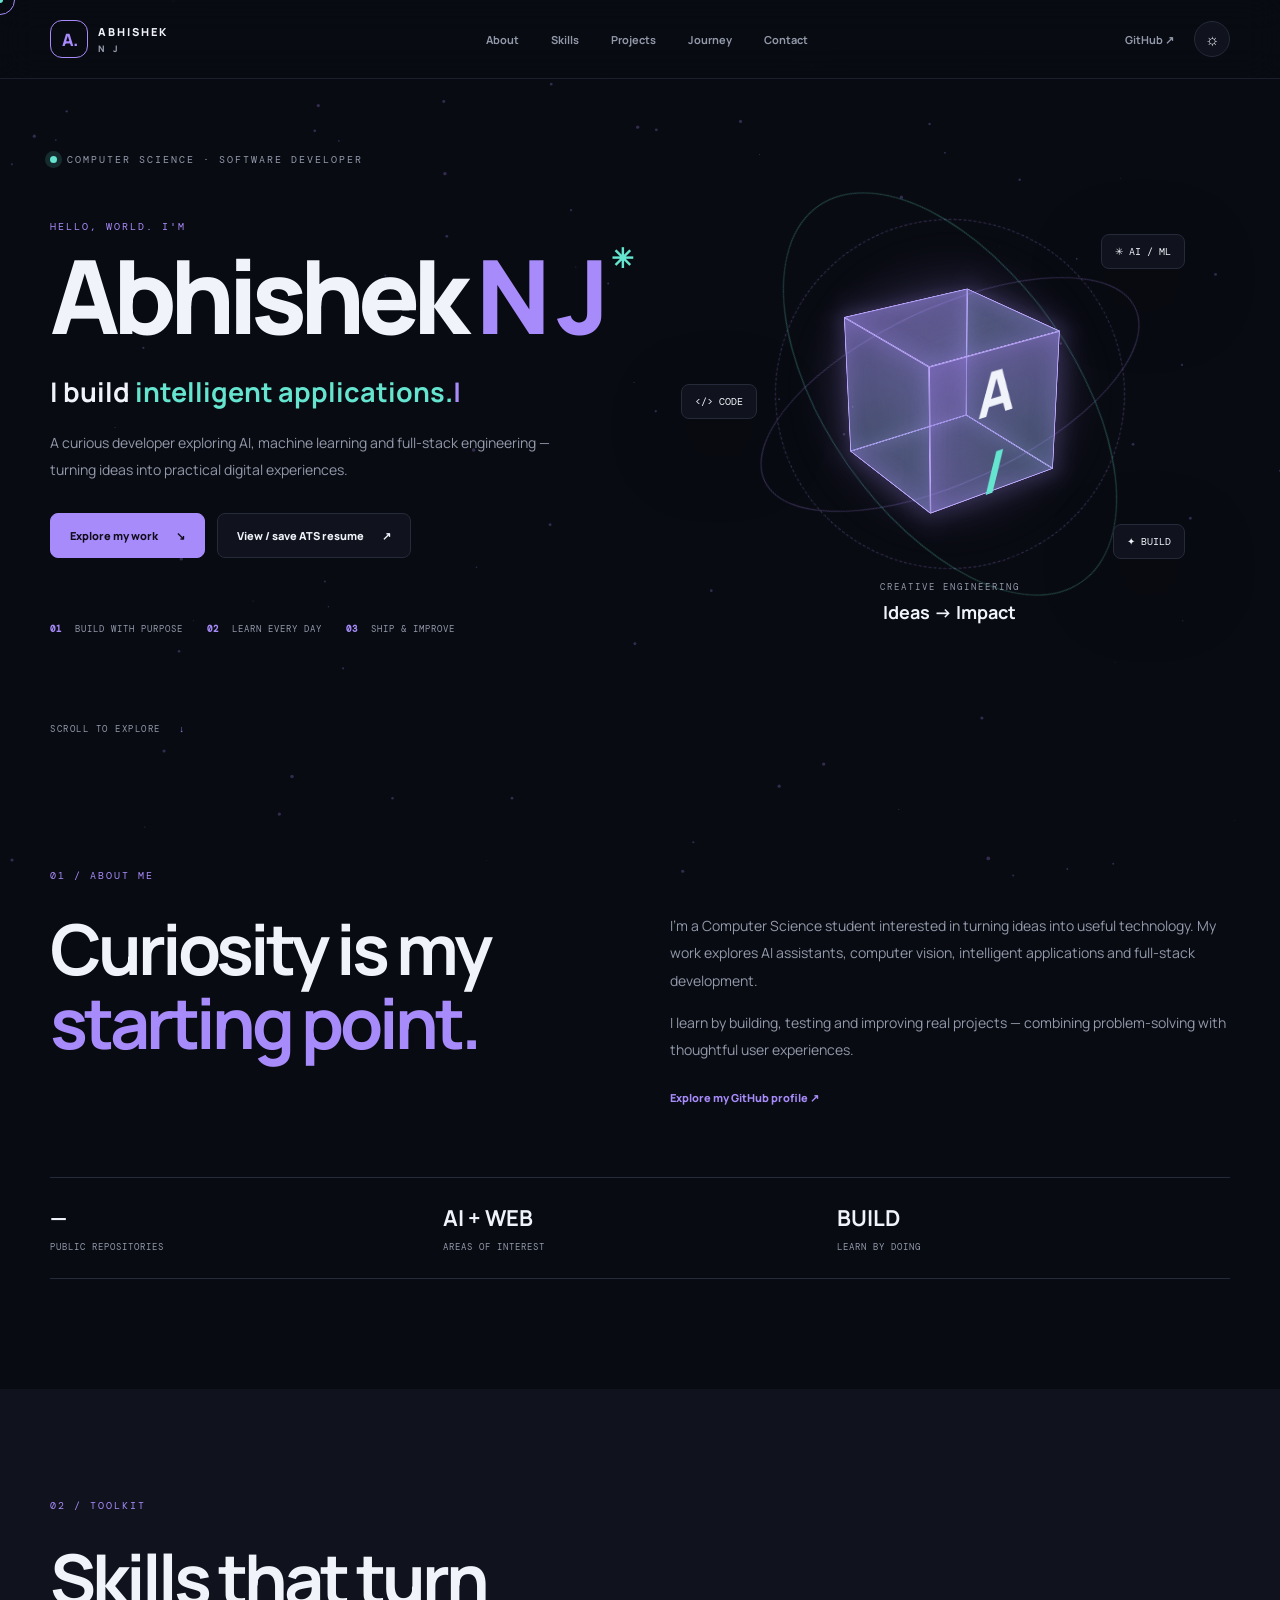
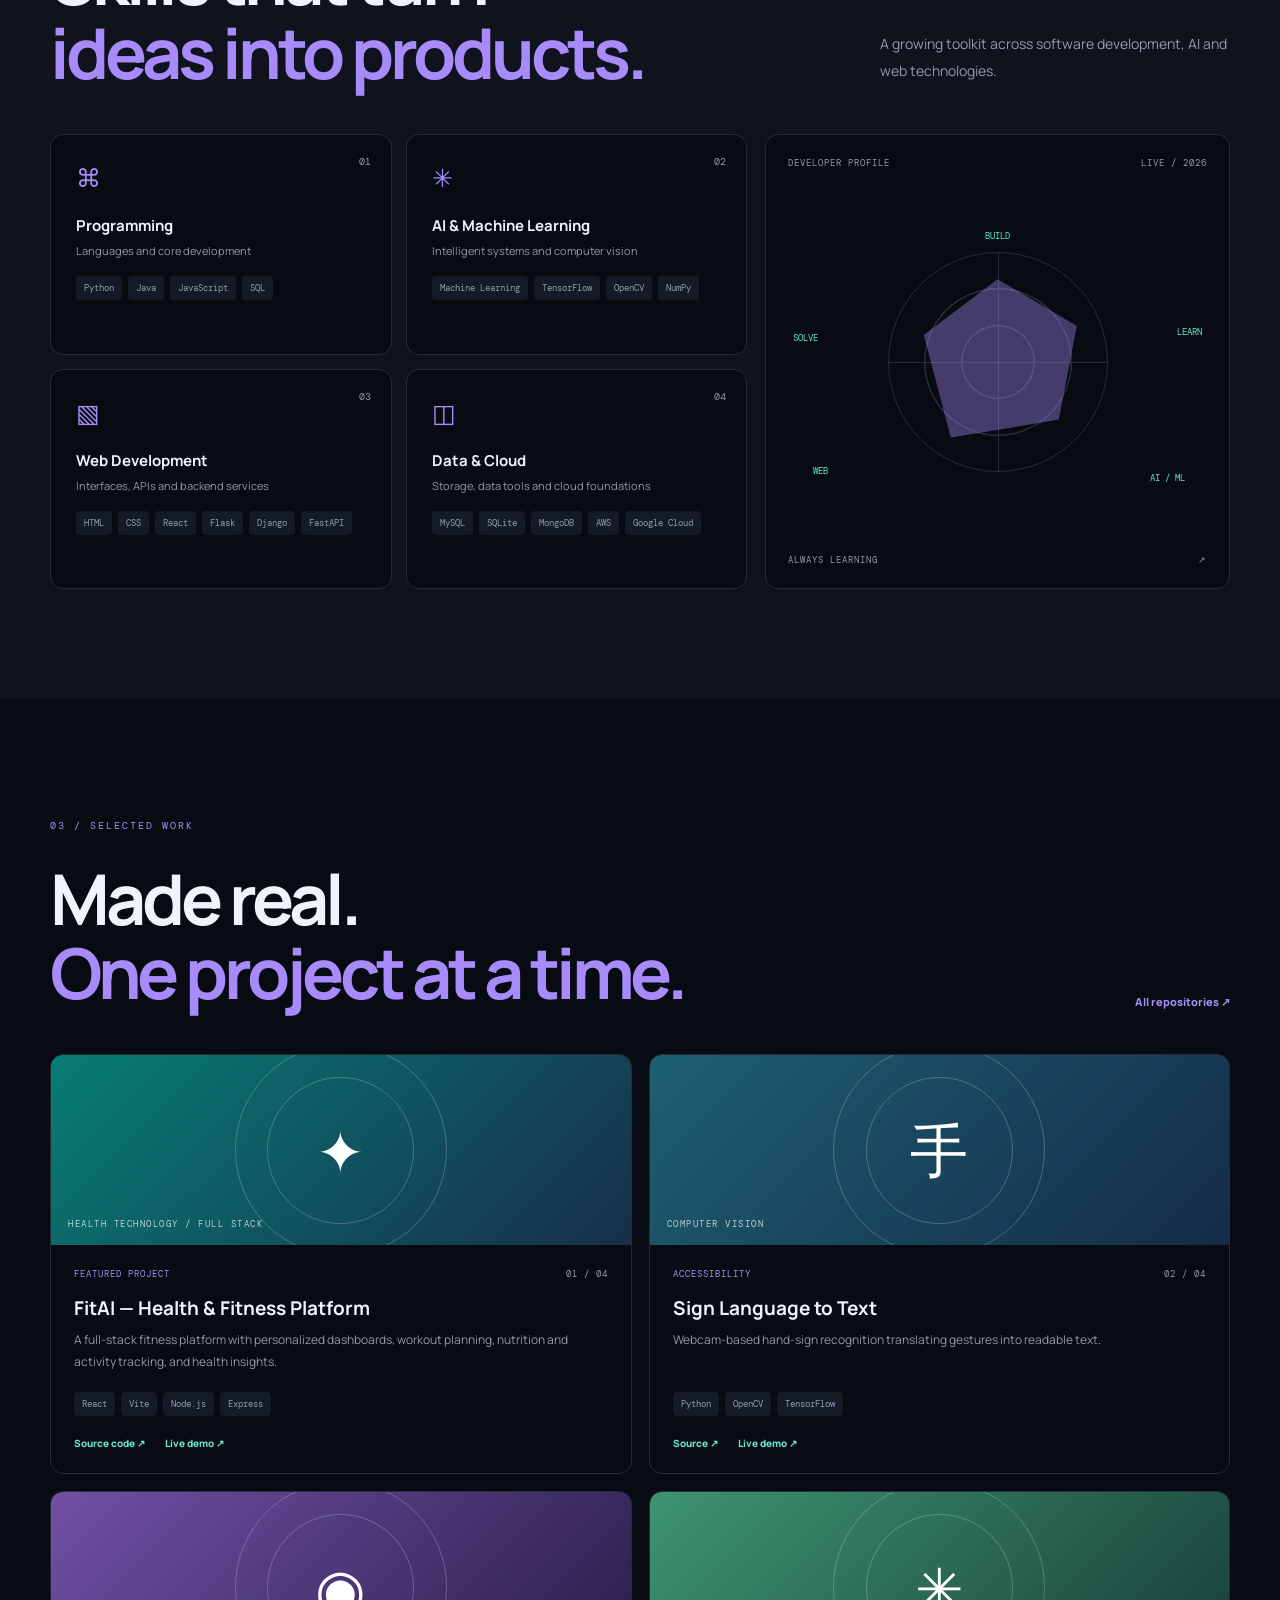
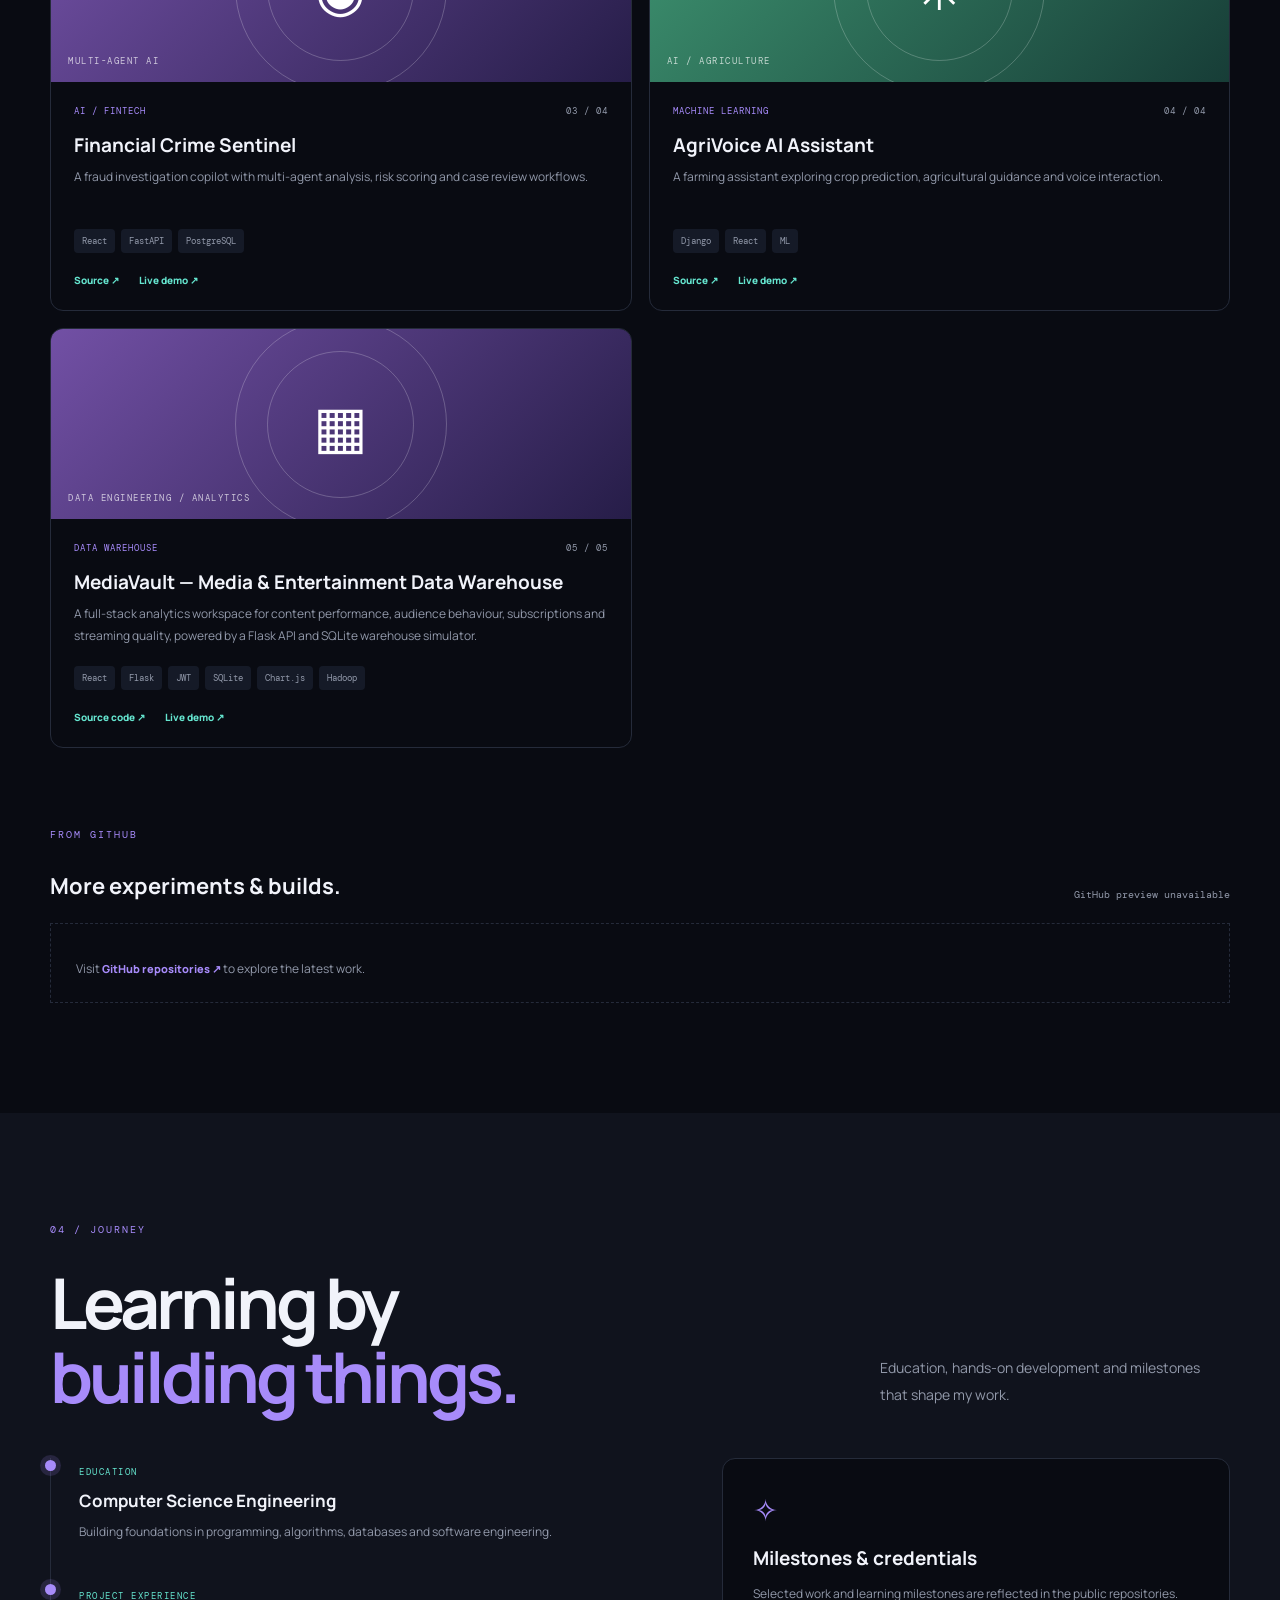
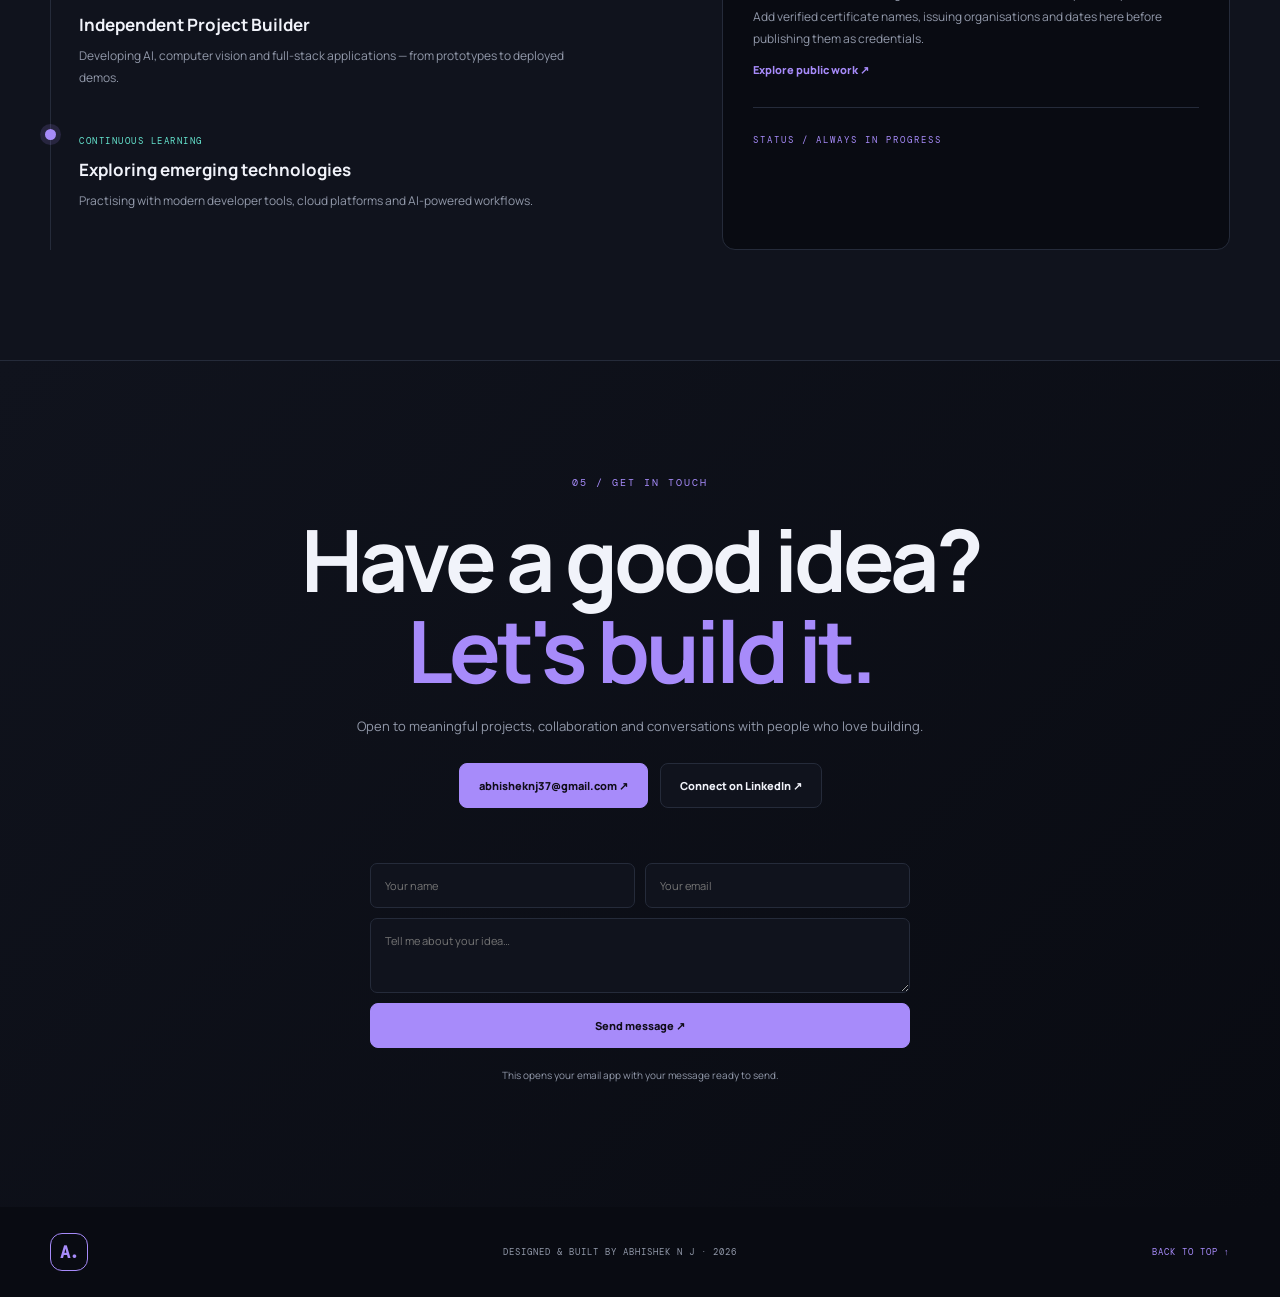
<file: index.html>
<!doctype html>
<html lang="en" data-theme="dark">
<head>
  <meta charset="UTF-8"><meta name="viewport" content="width=device-width,initial-scale=1">
  <meta name="theme-color" content="#090b12">
  <meta name="description" content="Abhishek N J — Computer Science student and developer building AI-powered applications and useful software.">
  <title>Abhishek N J — Developer Portfolio</title>
  <link rel="preconnect" href="https://fonts.googleapis.com"><link rel="preconnect" href="https://fonts.gstatic.com" crossorigin>
  <link href="https://fonts.googleapis.com/css2?family=DM+Mono:wght@400;500&family=Manrope:wght@400;500;600;700;800&display=swap" rel="stylesheet">
  <link rel="stylesheet" href="style.css">
</head>
<body>
  <canvas id="particles" aria-hidden="true"></canvas><div class="cursor-dot"></div><div class="cursor-ring"></div>
  <header class="site-header"><nav class="nav container">
    <a class="brand" href="#home"><span class="brand-mark">A.</span><span>ABHISHEK <small>N J</small></span></a>
    <button class="menu-toggle" id="menuToggle" aria-label="Toggle navigation">☰</button>
    <div class="nav-links" id="navLinks"><a href="#about">About</a><a href="#skills">Skills</a><a href="#projects">Projects</a><a href="#journey">Journey</a><a href="#contact">Contact</a></div>
    <div class="nav-actions"><a class="github-link" href="https://github.com/abhisheknj37" target="_blank" rel="noreferrer">GitHub ↗</a><button id="themeToggle" class="theme-toggle" aria-label="Switch color theme">☼</button></div>
  </nav></header>
  <main>
    <section class="hero container" id="home">
      <div class="hero-content">
        <div class="eyebrow"><span class="pulse"></span> COMPUTER SCIENCE · SOFTWARE DEVELOPER</div>
        <p class="hero-kicker">HELLO, WORLD. I'M</p>
        <h1>Abhishek <span>N J</span><i class="hero-star">✳</i></h1>
        <div class="role-line">I build <span id="typedRole">intelligent applications.</span><b class="caret">|</b></div>
        <p class="hero-description">A curious developer exploring AI, machine learning and full-stack engineering — turning ideas into practical digital experiences.</p>
        <div class="hero-actions"><a class="btn btn-primary" href="#projects">Explore my work <span>↘</span></a><a class="btn btn-ghost" href="resume.html" target="_blank">View / save ATS resume <span>↗</span></a></div>
        <div class="hero-meta"><span><b>01</b> BUILD WITH PURPOSE</span><span><b>02</b> LEARN EVERY DAY</span><span><b>03</b> SHIP & IMPROVE</span></div>
      </div>
      <div class="hero-art" id="heroArt" aria-label="Interactive abstract 3D portfolio artwork">
        <div class="orbit orbit-one"></div><div class="orbit orbit-two"></div><div class="orbit orbit-three"></div>
        <div class="art-glow"></div><div class="core-cube"><div class="cube-face face-front">A<span>/</span></div><div class="cube-face face-back"></div><div class="cube-face face-right"></div><div class="cube-face face-left"></div><div class="cube-face face-top"></div><div class="cube-face face-bottom"></div></div>
        <span class="float-tag tag-ai">✳ AI / ML</span><span class="float-tag tag-code">&lt;/&gt; CODE</span><span class="float-tag tag-build">✦ BUILD</span>
        <div class="art-caption"><span>CREATIVE ENGINEERING</span><b>Ideas → Impact</b></div>
      </div>
      <a class="scroll-cue" href="#about">SCROLL TO EXPLORE <span>↓</span></a>
    </section>

    <section class="section about-section container" id="about"><div class="section-label">01 / ABOUT ME</div><div class="about-layout">
      <h2>Curiosity is my<br> <span>starting point.</span></h2><div class="about-copy"><p>I'm a Computer Science student interested in turning ideas into useful technology. My work explores AI assistants, computer vision, intelligent applications and full-stack development.</p><p>I learn by building, testing and improving real projects — combining problem-solving with thoughtful user experiences.</p><a class="text-link" href="https://github.com/abhisheknj37" target="_blank" rel="noreferrer">Explore my GitHub profile ↗</a></div>
    </div><div class="stats-row"><div><strong id="repoCount">—</strong><span>PUBLIC REPOSITORIES</span></div><div><strong>AI + WEB</strong><span>AREAS OF INTEREST</span></div><div><strong>BUILD</strong><span>LEARN BY DOING</span></div></div></section>

    <section class="section skills-section" id="skills"><div class="container"><div class="section-label">02 / TOOLKIT</div><div class="section-heading"><h2>Skills that turn<br><span>ideas into products.</span></h2><p>A growing toolkit across software development, AI and web technologies.</p></div>
      <div class="skills-layout"><div class="skill-groups">
        <article class="skill-card tilt"><span class="card-index">01</span><div class="skill-icon">⌘</div><h3>Programming</h3><p>Languages and core development</p><div class="skill-tags"><span>Python</span><span>Java</span><span>JavaScript</span><span>SQL</span></div></article>
        <article class="skill-card tilt"><span class="card-index">02</span><div class="skill-icon">✳</div><h3>AI & Machine Learning</h3><p>Intelligent systems and computer vision</p><div class="skill-tags"><span>Machine Learning</span><span>TensorFlow</span><span>OpenCV</span><span>NumPy</span></div></article>
        <article class="skill-card tilt"><span class="card-index">03</span><div class="skill-icon">▧</div><h3>Web Development</h3><p>Interfaces, APIs and backend services</p><div class="skill-tags"><span>HTML</span><span>CSS</span><span>React</span><span>Flask</span><span>Django</span><span>FastAPI</span></div></article>
        <article class="skill-card tilt"><span class="card-index">04</span><div class="skill-icon">◫</div><h3>Data & Cloud</h3><p>Storage, data tools and cloud foundations</p><div class="skill-tags"><span>MySQL</span><span>SQLite</span><span>MongoDB</span><span>AWS</span><span>Google Cloud</span></div></article>
      </div><aside class="skill-visual"><div class="skill-visual-top"><span>DEVELOPER PROFILE</span><span>LIVE / 2026</span></div><div class="radar-wrap"><div class="radar-grid"></div><div class="radar-shape"></div><span class="radar-label r1">BUILD</span><span class="radar-label r2">LEARN</span><span class="radar-label r3">AI / ML</span><span class="radar-label r4">WEB</span><span class="radar-label r5">SOLVE</span></div><div class="skill-visual-foot"><span>ALWAYS LEARNING</span><span>↗</span></div></aside></div>
    </div></section>

    <section class="section projects-section container" id="projects"><div class="section-label">03 / SELECTED WORK</div><div class="section-heading"><h2>Made real.<br><span>One project at a time.</span></h2><a class="text-link" href="https://github.com/abhisheknj37?tab=repositories" target="_blank" rel="noreferrer">All repositories ↗</a></div>
      <div class="featured-grid">
        <article class="project-card featured tilt"><div class="project-art art-fit"><span>✦</span><small>HEALTH TECHNOLOGY / FULL STACK</small></div><div class="project-body"><div class="project-meta">FEATURED PROJECT <span>01 / 04</span></div><h3>FitAI — Health & Fitness Platform</h3><p>A full-stack fitness platform with personalized dashboards, workout planning, nutrition and activity tracking, and health insights.</p><div class="project-tags"><span>React</span><span>Vite</span><span>Node.js</span><span>Express</span></div><div class="project-links"><a href="https://github.com/abhisheknj37/fitai-app" target="_blank" rel="noreferrer">Source code ↗</a><a href="https://fitai-platform.onrender.com" target="_blank" rel="noreferrer">Live demo ↗</a></div></div></article>
        <article class="project-card tilt"><div class="project-art art-sign"><span>手</span><small>COMPUTER VISION</small></div><div class="project-body"><div class="project-meta">ACCESSIBILITY <span>02 / 04</span></div><h3>Sign Language to Text</h3><p>Webcam-based hand-sign recognition translating gestures into readable text.</p><div class="project-tags"><span>Python</span><span>OpenCV</span><span>TensorFlow</span></div><div class="project-links"><a href="https://github.com/abhisheknj37/sign-to-text-translator" target="_blank" rel="noreferrer">Source ↗</a><a href="https://sign-to-text-translator.onrender.com" target="_blank" rel="noreferrer">Live demo ↗</a></div></div></article>
        <article class="project-card tilt"><div class="project-art art-fraud"><span>◉</span><small>MULTI-AGENT AI</small></div><div class="project-body"><div class="project-meta">AI / FINTECH <span>03 / 04</span></div><h3>Financial Crime Sentinel</h3><p>A fraud investigation copilot with multi-agent analysis, risk scoring and case review workflows.</p><div class="project-tags"><span>React</span><span>FastAPI</span><span>PostgreSQL</span></div><div class="project-links"><a href="https://github.com/abhisheknj37/Multi-Agent-Fraud-Investigation-Copilot" target="_blank" rel="noreferrer">Source ↗</a><a href="https://financial-crime-sentinel.onrender.com" target="_blank" rel="noreferrer">Live demo ↗</a></div></div></article>
        <article class="project-card tilt"><div class="project-art art-agri"><span>✳</span><small>AI / AGRICULTURE</small></div><div class="project-body"><div class="project-meta">MACHINE LEARNING <span>04 / 04</span></div><h3>AgriVoice AI Assistant</h3><p>A farming assistant exploring crop prediction, agricultural guidance and voice interaction.</p><div class="project-tags"><span>Django</span><span>React</span><span>ML</span></div><div class="project-links"><a href="https://github.com/abhisheknj37/AgriVoice-Ai-assistent" target="_blank" rel="noreferrer">Source ↗</a><a href="https://agrivoice-api-5jh2.onrender.com" target="_blank" rel="noreferrer">Live demo ↗</a></div></div></article>
        <article class="project-card tilt"><div class="project-art art-fraud"><span>▦</span><small>DATA ENGINEERING / ANALYTICS</small></div><div class="project-body"><div class="project-meta">DATA WAREHOUSE <span>05 / 05</span></div><h3>MediaVault — Media & Entertainment Data Warehouse</h3><p>A full-stack analytics workspace for content performance, audience behaviour, subscriptions and streaming quality, powered by a Flask API and SQLite warehouse simulator.</p><div class="project-tags"><span>React</span><span>Flask</span><span>JWT</span><span>SQLite</span><span>Chart.js</span><span>Hadoop</span></div><div class="project-links"><a href="https://github.com/abhisheknj37/Bigdata-Mini-project" target="_blank" rel="noreferrer">Source code ↗</a><a href="https://mediavault-dashboard-a-star-codes.vercel.app" target="_blank" rel="noreferrer">Live demo ↗</a></div></div></article>
      </div>
      <div class="repo-heading"><div><span class="section-label">FROM GITHUB</span><h3>More experiments & builds.</h3></div><span id="repoStatus">Loading public repositories…</span></div><div class="repo-grid" id="repoGrid"><div class="repo-loading">Fetching public repositories from GitHub…</div></div>
    </section>

    <section class="section journey-section" id="journey"><div class="container"><div class="section-label">04 / JOURNEY</div><div class="section-heading"><h2>Learning by<br><span>building things.</span></h2><p>Education, hands-on development and milestones that shape my work.</p></div>
      <div class="journey-grid"><div class="timeline"><div class="timeline-item"><span class="timeline-dot"></span><small>EDUCATION</small><h3>Computer Science Engineering</h3><p>Building foundations in programming, algorithms, databases and software engineering.</p></div><div class="timeline-item"><span class="timeline-dot"></span><small>PROJECT EXPERIENCE</small><h3>Independent Project Builder</h3><p>Developing AI, computer vision and full-stack applications — from prototypes to deployed demos.</p></div><div class="timeline-item"><span class="timeline-dot"></span><small>CONTINUOUS LEARNING</small><h3>Exploring emerging technologies</h3><p>Practising with modern developer tools, cloud platforms and AI-powered workflows.</p></div></div>
      <div class="milestone-panel"><div class="milestone-icon">✧</div><h3>Milestones & credentials</h3><p>Selected work and learning milestones are reflected in the public repositories. Add verified certificate names, issuing organisations and dates here before publishing them as credentials.</p><a class="text-link" href="https://github.com/abhisheknj37" target="_blank" rel="noreferrer">Explore public work ↗</a><div class="milestone-rule"></div><span class="mono">STATUS / ALWAYS IN PROGRESS</span></div></div>
    </div></section>

    <section class="contact-section" id="contact"><div class="container contact-inner"><div class="section-label">05 / GET IN TOUCH</div><h2>Have a good idea?<br><span>Let's build it.</span></h2><p>Open to meaningful projects, collaboration and conversations with people who love building.</p><div class="contact-actions"><a class="btn btn-primary" href="mailto:abhisheknj37@gmail.com?subject=Let's%20connect">abhisheknj37@gmail.com ↗</a><a class="btn btn-ghost" href="https://www.linkedin.com/in/abhishek-n-j-4918b7273/" target="_blank" rel="noreferrer">Connect on LinkedIn ↗</a></div><form class="contact-form" id="contactForm"><input name="name" placeholder="Your name" required><input name="email" type="email" placeholder="Your email" required><textarea name="message" placeholder="Tell me about your idea…" rows="3" required></textarea><button class="btn btn-primary" type="submit">Send message ↗</button><p id="contactNote" aria-live="polite">This opens your email app with your message ready to send.</p></form></div></section>
  </main>
  <footer class="footer container"><a class="brand" href="#home"><span class="brand-mark">A.</span></a><span>DESIGNED & BUILT BY ABHISHEK N J · <span id="year"></span></span><a href="#home">BACK TO TOP ↑</a></footer>
  <script src="script.js"></script>
</body></html>
</file>
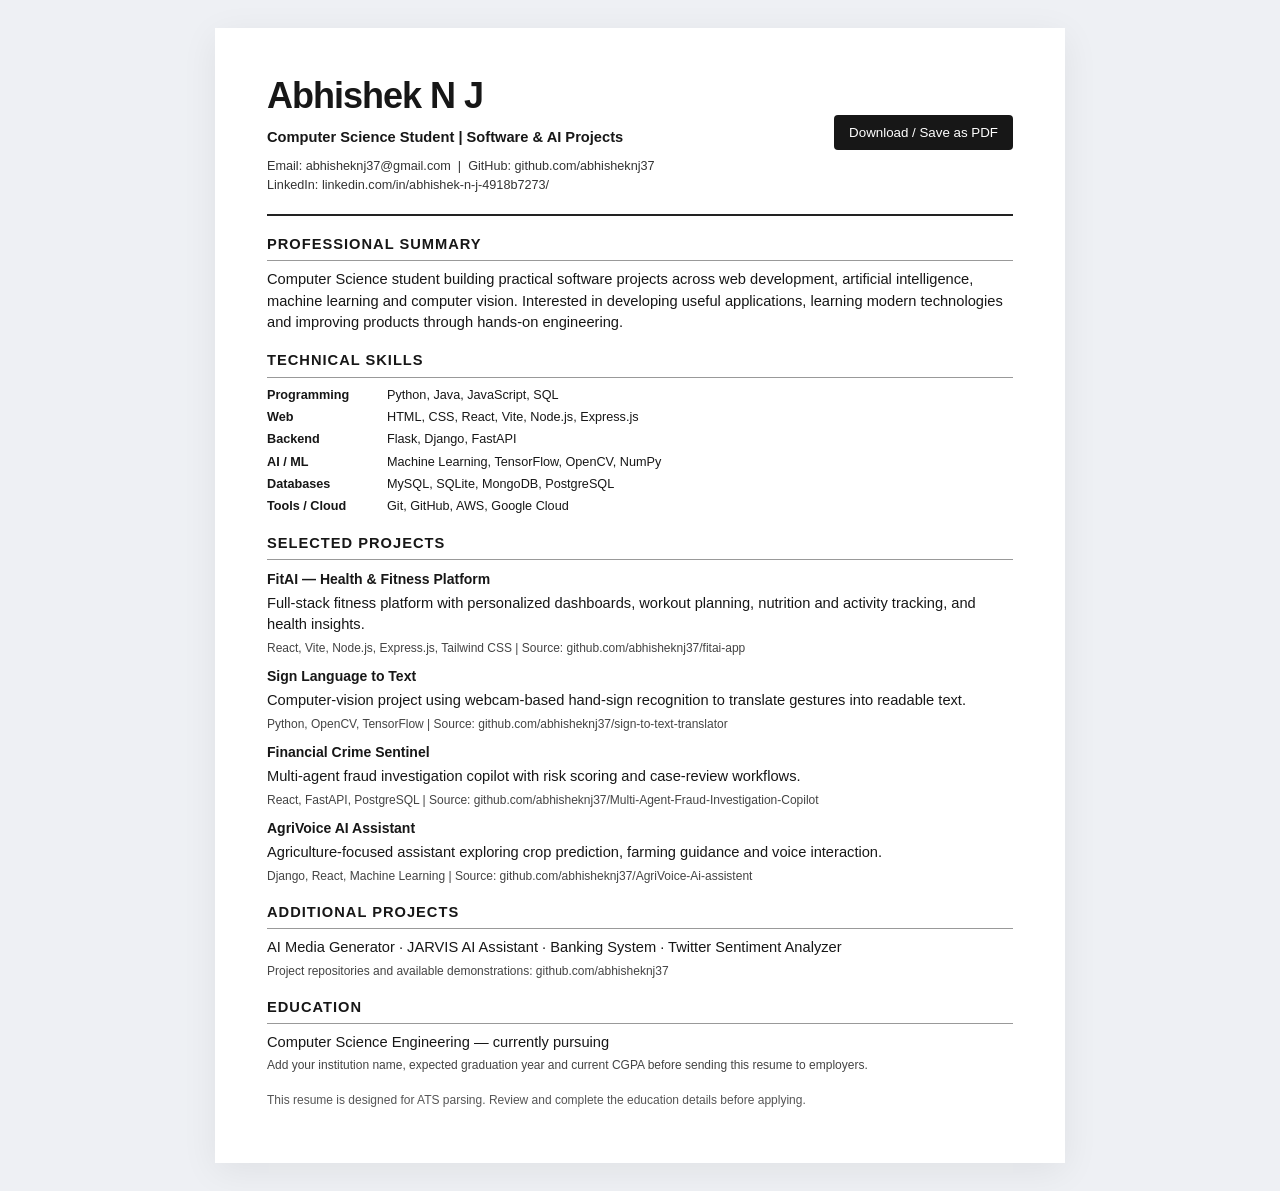
<file: resume.html>
<!doctype html>
<html lang="en"><head><meta charset="UTF-8"><meta name="viewport" content="width=device-width,initial-scale=1"><title>Abhishek N J | Resume</title>
<style>
*{box-sizing:border-box}body{margin:0;background:#eef0f4;color:#171717;font:11pt Arial,Helvetica,sans-serif;line-height:1.45}.page{max-width:850px;margin:28px auto;background:#fff;padding:42px 52px;box-shadow:0 8px 35px #0001}.top{display:flex;justify-content:space-between;align-items:center;margin-bottom:20px}.actions button{border:0;background:#171717;color:#fff;padding:10px 15px;border-radius:4px;cursor:pointer}.name{font-size:27pt;letter-spacing:-1px;margin:0}.role{font-size:11pt;font-weight:bold;margin:5px 0 9px}.contact{font-size:9.5pt;color:#333}.contact a{color:inherit;text-decoration:none}.rule{height:2px;background:#222;margin:18px 0}.section{margin:17px 0}.section h2{font-size:11pt;text-transform:uppercase;letter-spacing:1px;border-bottom:1px solid #999;padding-bottom:5px;margin:0 0 8px}.section p{margin:4px 0}.item{margin:9px 0}.item h3{font-size:10.5pt;margin:0 0 3px}.meta{font-size:9pt;color:#444}.skills{display:grid;grid-template-columns:110px 1fr;gap:4px 10px}.skills b{font-size:9.5pt}.skills span{font-size:9.5pt}.note{font-size:9pt;color:#555;margin-top:16px}@media print{body{background:#fff}.page{margin:0 auto;max-width:none;padding:18mm 17mm;box-shadow:none}.actions{display:none}a{color:#111;text-decoration:none}@page{size:A4;margin:0}}
</style></head><body><main class="page">
<div class="top"><div><h1 class="name">Abhishek N J</h1><p class="role">Computer Science Student | Software & AI Projects</p><div class="contact">Email: abhisheknj37@gmail.com &nbsp;|&nbsp; GitHub: github.com/abhisheknj37<br>LinkedIn: linkedin.com/in/abhishek-n-j-4918b7273/</div></div><div class="actions"><button onclick="window.print()">Download / Save as PDF</button></div></div><div class="rule"></div>
<section class="section"><h2>Professional Summary</h2><p>Computer Science student building practical software projects across web development, artificial intelligence, machine learning and computer vision. Interested in developing useful applications, learning modern technologies and improving products through hands-on engineering.</p></section>
<section class="section"><h2>Technical Skills</h2><div class="skills">
<b>Programming</b><span>Python, Java, JavaScript, SQL</span>
<b>Web</b><span>HTML, CSS, React, Vite, Node.js, Express.js</span>
<b>Backend</b><span>Flask, Django, FastAPI</span>
<b>AI / ML</b><span>Machine Learning, TensorFlow, OpenCV, NumPy</span>
<b>Databases</b><span>MySQL, SQLite, MongoDB, PostgreSQL</span>
<b>Tools / Cloud</b><span>Git, GitHub, AWS, Google Cloud</span>
</div></section>
<section class="section"><h2>Selected Projects</h2>
<div class="item"><h3>FitAI — Health & Fitness Platform</h3><p>Full-stack fitness platform with personalized dashboards, workout planning, nutrition and activity tracking, and health insights.</p><p class="meta">React, Vite, Node.js, Express.js, Tailwind CSS | Source: github.com/abhisheknj37/fitai-app</p></div>
<div class="item"><h3>Sign Language to Text</h3><p>Computer-vision project using webcam-based hand-sign recognition to translate gestures into readable text.</p><p class="meta">Python, OpenCV, TensorFlow | Source: github.com/abhisheknj37/sign-to-text-translator</p></div>
<div class="item"><h3>Financial Crime Sentinel</h3><p>Multi-agent fraud investigation copilot with risk scoring and case-review workflows.</p><p class="meta">React, FastAPI, PostgreSQL | Source: github.com/abhisheknj37/Multi-Agent-Fraud-Investigation-Copilot</p></div>
<div class="item"><h3>AgriVoice AI Assistant</h3><p>Agriculture-focused assistant exploring crop prediction, farming guidance and voice interaction.</p><p class="meta">Django, React, Machine Learning | Source: github.com/abhisheknj37/AgriVoice-Ai-assistent</p></div>
</section>
<section class="section"><h2>Additional Projects</h2><p>AI Media Generator · JARVIS AI Assistant · Banking System · Twitter Sentiment Analyzer</p><p class="meta">Project repositories and available demonstrations: github.com/abhisheknj37</p></section>
<section class="section"><h2>Education</h2><p>Computer Science Engineering — currently pursuing</p><p class="meta">Add your institution name, expected graduation year and current CGPA before sending this resume to employers.</p></section>
<p class="note">This resume is designed for ATS parsing. Review and complete the education details before applying.</p>
</main></body></html>
</file>
<file: style.css>
:root{color-scheme:dark;--bg:#090b12;--panel:#10131d;--panel2:#151a27;--text:#f1f3fa;--muted:#9299aa;--line:#252b3a;--accent:#a78bfa;--accent2:#65e5cf;--shadow:0 25px 80px #0005}html[data-theme="light"]{color-scheme:light;--bg:#f7f8fc;--panel:#fff;--panel2:#eef0f7;--text:#151827;--muted:#687084;--line:#dfe3ed;--accent:#7048db;--accent2:#138d7c;--shadow:0 25px 80px #24304a12}*{box-sizing:border-box}html{scroll-behavior:smooth;scroll-padding-top:90px}body{margin:0;background:var(--bg);color:var(--text);font-family:Manrope,Arial,sans-serif;overflow-x:hidden;transition:background .3s,color .3s}a{color:inherit;text-decoration:none}button,input,textarea{font:inherit}button,a{ -webkit-tap-highlight-color:transparent}.container{width:min(1180px,calc(100% - 56px));margin:auto}#particles{position:fixed;inset:0;width:100%;height:100%;z-index:-1;pointer-events:none;opacity:.55}.site-header{position:sticky;top:0;z-index:20;background:color-mix(in srgb,var(--bg) 82%,transparent);backdrop-filter:blur(18px);border-bottom:1px solid color-mix(in srgb,var(--line) 65%,transparent)}.nav{height:78px;display:flex;align-items:center;justify-content:space-between}.brand{display:flex;align-items:center;gap:10px;font-size:11px;font-weight:800;letter-spacing:2px}.brand small{display:block;color:var(--muted);font-size:9px;letter-spacing:3px;margin-top:3px}.brand-mark{display:grid;place-items:center;width:38px;height:38px;border:1px solid var(--accent);color:var(--accent);border-radius:12px;font-size:17px;letter-spacing:-1px}.nav-links{display:flex;gap:32px}.nav-links a,.github-link{font-size:11px;color:var(--muted);font-weight:700;transition:color .2s}.nav-links a:hover,.github-link:hover{color:var(--accent)}.nav-actions{display:flex;align-items:center;gap:20px}.theme-toggle,.menu-toggle{border:1px solid var(--line);background:var(--panel);color:var(--text);width:36px;height:36px;border-radius:50%;cursor:pointer}.menu-toggle{display:none}.hero{min-height:680px;display:grid;grid-template-columns:1.05fr .95fr;align-items:center;position:relative;padding-top:40px;padding-bottom:90px}.hero-content{position:relative;z-index:2}.eyebrow,.hero-kicker,.section-label,.mono{font:10px "DM Mono",monospace;letter-spacing:2px;color:var(--accent)}.eyebrow{display:flex;align-items:center;gap:10px;color:var(--muted)}.pulse{width:7px;height:7px;border-radius:50%;background:var(--accent2);box-shadow:0 0 0 5px color-mix(in srgb,var(--accent2) 15%,transparent)}.hero-kicker{margin:54px 0 12px}.hero h1{font-size:clamp(60px,8vw,108px);line-height:.98;letter-spacing:-7px;margin:0;font-weight:800}.hero h1 span{color:var(--accent)}.hero-star{font-size:27px;color:var(--accent2);font-style:normal;vertical-align:top;margin-left:8px}.role-line{font-size:clamp(19px,2.2vw,27px);font-weight:700;margin-top:28px}.role-line span{color:var(--accent2)}.caret{color:var(--accent);animation:blink .8s infinite}@keyframes blink{50%{opacity:0}}.hero-description{max-width:500px;color:var(--muted);line-height:1.9;font-size:14px;margin:20px 0 30px}.hero-actions,.contact-actions{display:flex;gap:12px;flex-wrap:wrap}.btn{border:1px solid var(--line);padding:14px 19px;border-radius:8px;font-size:11px;font-weight:800;cursor:pointer;display:inline-flex;align-items:center;gap:18px;transition:transform .2s,background .2s,border .2s}.btn:hover{transform:translateY(-3px)}.btn-primary{background:var(--accent);border-color:var(--accent);color:#100d19}.btn-ghost{background:var(--panel);color:var(--text)}.hero-meta{display:flex;gap:24px;margin-top:65px;flex-wrap:wrap}.hero-meta span{font:9px "DM Mono",monospace;color:var(--muted);letter-spacing:1px}.hero-meta b{color:var(--accent);margin-right:7px}.hero-art{height:500px;position:relative;display:grid;place-items:center;perspective:1000px;transform-style:preserve-3d}.art-glow{position:absolute;width:300px;height:300px;border-radius:50%;background:radial-gradient(circle,color-mix(in srgb,var(--accent) 25%,transparent),transparent 70%);filter:blur(15px)}.orbit{position:absolute;border:1px solid color-mix(in srgb,var(--accent) 30%,transparent);border-radius:50%;transform:rotate(-25deg)}.orbit-one{width:410px;height:175px;animation:orbit 16s linear infinite}.orbit-two{width:350px;height:350px;border-style:dashed;animation:orbit 24s linear infinite reverse}.orbit-three{width:460px;height:250px;transform:rotate(55deg);border-color:color-mix(in srgb,var(--accent2) 28%,transparent)}@keyframes orbit{to{transform:rotate(335deg)}}.core-cube{width:150px;height:150px;position:relative;transform-style:preserve-3d;transform:rotateX(-25deg) rotateY(35deg);animation:cubeFloat 7s ease-in-out infinite}.cube-face{position:absolute;inset:0;display:grid;place-items:center;border:1px solid color-mix(in srgb,var(--accent) 75%,white);background:linear-gradient(135deg,color-mix(in srgb,var(--accent) 35%,transparent),color-mix(in srgb,var(--accent2) 13%,transparent));box-shadow:inset 0 0 35px color-mix(in srgb,var(--accent) 20%,transparent),0 0 35px color-mix(in srgb,var(--accent) 18%,transparent);backface-visibility:visible;font-size:62px;font-weight:800;color:var(--text)}.cube-face span{color:var(--accent2)}.face-front{transform:translateZ(75px)}.face-back{transform:rotateY(180deg) translateZ(75px)}.face-right{transform:rotateY(90deg) translateZ(75px)}.face-left{transform:rotateY(-90deg) translateZ(75px)}.face-top{transform:rotateX(90deg) translateZ(75px)}.face-bottom{transform:rotateX(-90deg) translateZ(75px)}@keyframes cubeFloat{0%,100%{transform:translateY(0) rotateX(-25deg) rotateY(35deg)}50%{transform:translateY(-18px) rotateX(-10deg) rotateY(125deg)}}.float-tag{position:absolute;padding:10px 13px;border:1px solid var(--line);border-radius:8px;background:var(--panel);box-shadow:var(--shadow);font:10px "DM Mono",monospace;color:var(--text)}.tag-ai{top:90px;right:8%}.tag-code{left:2%;top:48%}.tag-build{right:8%;bottom:85px}.art-caption{position:absolute;bottom:20px;display:flex;flex-direction:column;gap:7px;text-align:center}.art-caption span{font:9px "DM Mono",monospace;letter-spacing:2px;color:var(--muted)}.art-caption b{font-size:18px}.scroll-cue{position:absolute;bottom:24px;left:0;font:9px "DM Mono",monospace;color:var(--muted);letter-spacing:1.5px}.scroll-cue span{color:var(--accent);margin-left:12px}.section{padding-top:110px;padding-bottom:110px}.section-label{display:block;margin-bottom:30px}.about-layout{display:grid;grid-template-columns:1fr 1fr;gap:60px}.about-layout h2,.section-heading h2,.contact-inner h2{font-size:clamp(42px,5.5vw,70px);letter-spacing:-4px;line-height:1.05;margin:0}.about-layout h2 span,.section-heading h2 span,.contact-inner h2 span{color:var(--accent)}.about-copy p,.section-heading>p{color:var(--muted);font-size:14px;line-height:1.95;margin:0 0 15px}.text-link{display:inline-block;color:var(--accent);font-size:11px;font-weight:800;margin-top:12px}.stats-row{display:grid;grid-template-columns:repeat(3,1fr);border-top:1px solid var(--line);border-bottom:1px solid var(--line);margin-top:70px}.stats-row div{padding:25px 0;display:flex;flex-direction:column;gap:8px}.stats-row strong{font-size:22px}.stats-row span{font:9px "DM Mono",monospace;letter-spacing:1px;color:var(--muted)}.skills-section,.journey-section{background:var(--panel)}.section-heading{display:flex;justify-content:space-between;align-items:end;gap:30px;margin-bottom:45px}.section-heading>p{max-width:350px;margin:0 0 5px}.skills-layout{display:grid;grid-template-columns:1.2fr .8fr;gap:18px}.skill-groups{display:grid;grid-template-columns:1fr 1fr;gap:14px}.skill-card,.skill-visual,.project-card,.milestone-panel{background:var(--bg);border:1px solid var(--line);border-radius:13px}.skill-card{position:relative;padding:25px;min-height:220px;transform-style:preserve-3d;transition:border .2s}.skill-card:hover,.project-card:hover{border-color:color-mix(in srgb,var(--accent) 65%,var(--line))}.card-index{position:absolute;right:20px;top:20px;font:10px "DM Mono",monospace;color:var(--muted)}.skill-icon{font-size:25px;color:var(--accent);margin-bottom:20px}.skill-card h3{font-size:15px;margin:0 0 7px}.skill-card p{font-size:11px;color:var(--muted);margin:0}.skill-tags,.project-tags{display:flex;gap:6px;flex-wrap:wrap;margin-top:18px}.skill-tags span,.project-tags span{font:9px "DM Mono",monospace;padding:6px 8px;background:var(--panel2);border-radius:4px;color:var(--muted)}.skill-visual{padding:22px;display:flex;flex-direction:column;justify-content:space-between;min-height:455px;overflow:hidden}.skill-visual-top,.skill-visual-foot{display:flex;justify-content:space-between;font:9px "DM Mono",monospace;letter-spacing:1px;color:var(--muted)}.radar-wrap{height:300px;position:relative;display:grid;place-items:center}.radar-grid{width:220px;height:220px;border:1px solid var(--line);border-radius:50%;background:repeating-radial-gradient(circle,transparent 0 35px,var(--line) 36px 37px);position:absolute}.radar-grid:before,.radar-grid:after{content:"";position:absolute;background:var(--line)}.radar-grid:before{width:1px;height:100%;left:50%}.radar-grid:after{height:1px;width:100%;top:50%}.radar-shape{width:180px;height:180px;background:color-mix(in srgb,var(--accent) 22%,transparent);border:2px solid var(--accent);clip-path:polygon(50% 4%,94% 30%,84% 82%,24% 92%,9% 35%);filter:drop-shadow(0 0 15px var(--accent));animation:radarPulse 4s ease-in-out infinite}@keyframes radarPulse{50%{transform:scale(.9);opacity:.7}}.radar-label{position:absolute;font:9px "DM Mono",monospace;color:var(--accent2)}.r1{top:18px}.r2{right:5px;top:38%}.r3{right:22px;bottom:28px}.r4{left:25px;bottom:35px}.r5{left:5px;top:40%}.projects-section{padding-top:120px}.projects-section .section-heading{align-items:end}.featured-grid{display:grid;grid-template-columns:1fr 1fr;gap:17px}.project-card{overflow:hidden;transform-style:preserve-3d;transition:transform .25s,border .25s}.project-art{height:190px;position:relative;display:grid;place-items:center;overflow:hidden}.project-art:before,.project-art:after{content:"";position:absolute;width:210px;height:210px;border:1px solid #ffffff38;border-radius:50%}.project-art:after{width:145px;height:145px}.project-art>span{font-size:58px;color:#fff;z-index:1}.project-art small{position:absolute;bottom:15px;left:17px;color:#ffffffb5;font:9px "DM Mono",monospace;letter-spacing:1.5px}.art-fit{background:linear-gradient(135deg,#087d75,#172e4a)}.art-sign{background:linear-gradient(135deg,#1d6070,#152b48)}.art-fraud{background:linear-gradient(135deg,#7250a5,#261d48)}.art-agri{background:linear-gradient(135deg,#3e9471,#173d37)}.project-body{padding:23px}.project-meta{display:flex;justify-content:space-between;font:9px "DM Mono",monospace;color:var(--accent);letter-spacing:1px}.project-meta span{color:var(--muted)}.project-body h3{font-size:19px;margin:15px 0 8px}.project-body p{font-size:12px;line-height:1.8;color:var(--muted);min-height:45px;margin:0}.project-links{display:flex;gap:20px;margin-top:20px}.project-links a{font-size:10px;font-weight:800;color:var(--accent2)}.repo-heading{display:flex;justify-content:space-between;align-items:end;margin:80px 0 22px}.repo-heading h3{margin:8px 0 0;font-size:22px}.repo-heading #repoStatus{font:10px "DM Mono",monospace;color:var(--muted)}.repo-grid{display:grid;grid-template-columns:repeat(3,1fr);gap:12px}.repo-card{padding:18px;background:var(--panel);border:1px solid var(--line);border-radius:9px;min-height:145px;display:flex;flex-direction:column;transition:border .2s,transform .2s}.repo-card:hover{border-color:var(--accent);transform:translateY(-3px)}.repo-card h4{font-size:13px;margin:0 0 8px;overflow-wrap:anywhere}.repo-card p{font-size:10px;line-height:1.7;color:var(--muted);margin:0 0 15px}.repo-card-foot{display:flex;justify-content:space-between;margin-top:auto;font:9px "DM Mono",monospace;color:var(--accent2)}.repo-loading{grid-column:1/-1;padding:25px;border:1px dashed var(--line);color:var(--muted);font-size:12px}.journey-grid{display:grid;grid-template-columns:1.1fr .9fr;gap:50px}.timeline{border-left:1px solid var(--line);padding-left:28px}.timeline-item{position:relative;padding:0 0 38px}.timeline-dot{position:absolute;left:-34px;top:2px;width:11px;height:11px;border-radius:50%;background:var(--accent);box-shadow:0 0 0 5px color-mix(in srgb,var(--accent) 15%,transparent)}.timeline-item small{font:9px "DM Mono",monospace;letter-spacing:1.5px;color:var(--accent2)}.timeline-item h3{font-size:17px;margin:9px 0}.timeline-item p,.milestone-panel p{font-size:12px;line-height:1.85;color:var(--muted);max-width:520px;margin:0}.milestone-panel{padding:30px}.milestone-icon{font-size:30px;color:var(--accent);margin-bottom:15px}.milestone-panel h3{font-size:19px;margin:0 0 12px}.milestone-rule{height:1px;background:var(--line);margin:28px 0 18px}.milestone-panel .mono{font-size:9px}.contact-section{padding:115px 0;background:linear-gradient(135deg,var(--panel),var(--bg));border-top:1px solid var(--line)}.contact-inner{text-align:center}.contact-inner .section-label{margin-bottom:25px}.contact-inner h2{font-size:clamp(48px,7vw,86px)}.contact-inner>p{color:var(--muted);font-size:13px;margin:22px 0 28px}.contact-actions{justify-content:center}.contact-form{max-width:540px;margin:55px auto 0;display:grid;grid-template-columns:1fr 1fr;gap:10px;text-align:left}.contact-form input,.contact-form textarea{background:var(--panel);border:1px solid var(--line);border-radius:7px;padding:14px;color:var(--text);outline:none;font-size:11px;min-width:0}.contact-form input:focus,.contact-form textarea:focus{border-color:var(--accent)}.contact-form textarea{grid-column:1/-1;resize:vertical}.contact-form button{justify-content:center;grid-column:1/-1}.contact-form p{grid-column:1/-1;text-align:center;color:var(--muted);font-size:10px}.footer{min-height:90px;display:flex;align-items:center;justify-content:space-between;color:var(--muted);font:9px "DM Mono",monospace;letter-spacing:1px}.footer>a:last-child{color:var(--accent)}.cursor-dot,.cursor-ring{position:fixed;left:0;top:0;z-index:100;pointer-events:none;border-radius:50%;opacity:0;transform:translate(-50%,-50%)}.cursor-dot{width:6px;height:6px;background:var(--accent2)}.cursor-ring{width:30px;height:30px;border:1px solid var(--accent);transition:width .2s,height .2s,opacity .2s}.cursor-ring.hover{width:52px;height:52px;background:color-mix(in srgb,var(--accent) 12%,transparent)}.reveal{opacity:0;transform:translateY(24px);transition:opacity .7s,transform .7s}.reveal.visible{opacity:1;transform:none}@media(hover:hover) and (pointer:fine){body, a,button{cursor:none}.cursor-dot,.cursor-ring{opacity:1}}@media(max-width:900px){.hero{grid-template-columns:1fr  .8fr}.hero h1{font-size:72px}.hero-art{transform:scale(.85)}.skills-layout{grid-template-columns:1fr}.skill-visual{min-height:380px}.repo-grid{grid-template-columns:1fr 1fr}}@media(max-width:680px){.container{width:calc(100% - 36px)}.nav{height:68px}.menu-toggle{display:block;margin-left:auto;margin-right:12px}.nav-links{display:none;position:absolute;top:68px;left:0;right:0;padding:20px 24px;background:var(--panel);border-bottom:1px solid var(--line);flex-direction:column;gap:20px}.nav-links.open{display:flex}.nav-actions{gap:12px}.github-link{display:none}.hero{grid-template-columns:1fr;padding-top:60px;padding-bottom:70px;min-height:auto}.hero-kicker{margin-top:40px}.hero h1{font-size:clamp(60px,15vw,85px);letter-spacing:-5px}.hero-art{height:350px;transform:scale(.8);margin:-15px -30px 0}.hero-meta{margin-top:38px;gap:14px}.hero-meta span{font-size:8px}.scroll-cue{bottom:14px}.section{padding-top:75px;padding-bottom:75px}.about-layout,.journey-grid{grid-template-columns:1fr;gap:25px}.about-layout h2,.section-heading h2{font-size:48px;letter-spacing:-3px}.stats-row{margin-top:40px}.stats-row strong{font-size:16px}.stats-row span{font-size:7px;letter-spacing:.5px}.section-heading{display:block}.section-heading>p{margin-top:18px}.skill-groups{grid-template-columns:1fr}.skill-card{min-height:190px}.skill-visual{min-height:370px}.featured-grid{grid-template-columns:1fr}.project-art{height:170px}.repo-heading{display:block;margin-top:55px}.repo-heading #repoStatus{display:block;margin-top:12px}.repo-grid{grid-template-columns:1fr}.contact-section{padding:80px 0}.contact-inner h2{font-size:52px;letter-spacing:-3px}.contact-form{grid-template-columns:1fr;margin-top:35px}.contact-form textarea,.contact-form button,.contact-form p{grid-column:auto}.footer{gap:15px;flex-wrap:wrap;padding:20px 0;font-size:8px}.orbit-one{width:330px}.orbit-three{width:360px}.float-tag{font-size:9px}}@media(prefers-reduced-motion:reduce){*,*::before,*::after{scroll-behavior:auto!important;animation-duration:.01ms!important;animation-iteration-count:1!important;transition-duration:.01ms!important}.reveal{opacity:1;transform:none}}@media print{.site-header,#particles,.hero-art,.scroll-cue,.cursor-dot,.cursor-ring,.hero-actions,.contact-section,.footer{display:none!important}body{background:#fff;color:#111}.container{width:100%}.hero{display:block;min-height:0;padding:20px 0}.hero h1{font-size:40px;color:#111}.hero h1 span,.about-layout h2 span,.section-heading h2 span{color:#333}.section{padding:20px 0}.skills-section,.journey-section{background:#fff}.skill-card,.project-card,.milestone-panel{break-inside:avoid;border:1px solid #ccc;background:#fff;color:#111}.skill-tags span,.project-tags span{background:#eee;color:#111}.section-label,.eyebrow,.hero-kicker{color:#333}.about-copy p,.timeline-item p{color:#333}.hero-description{color:#333}.stats-row{margin-top:20px}}
</file>
